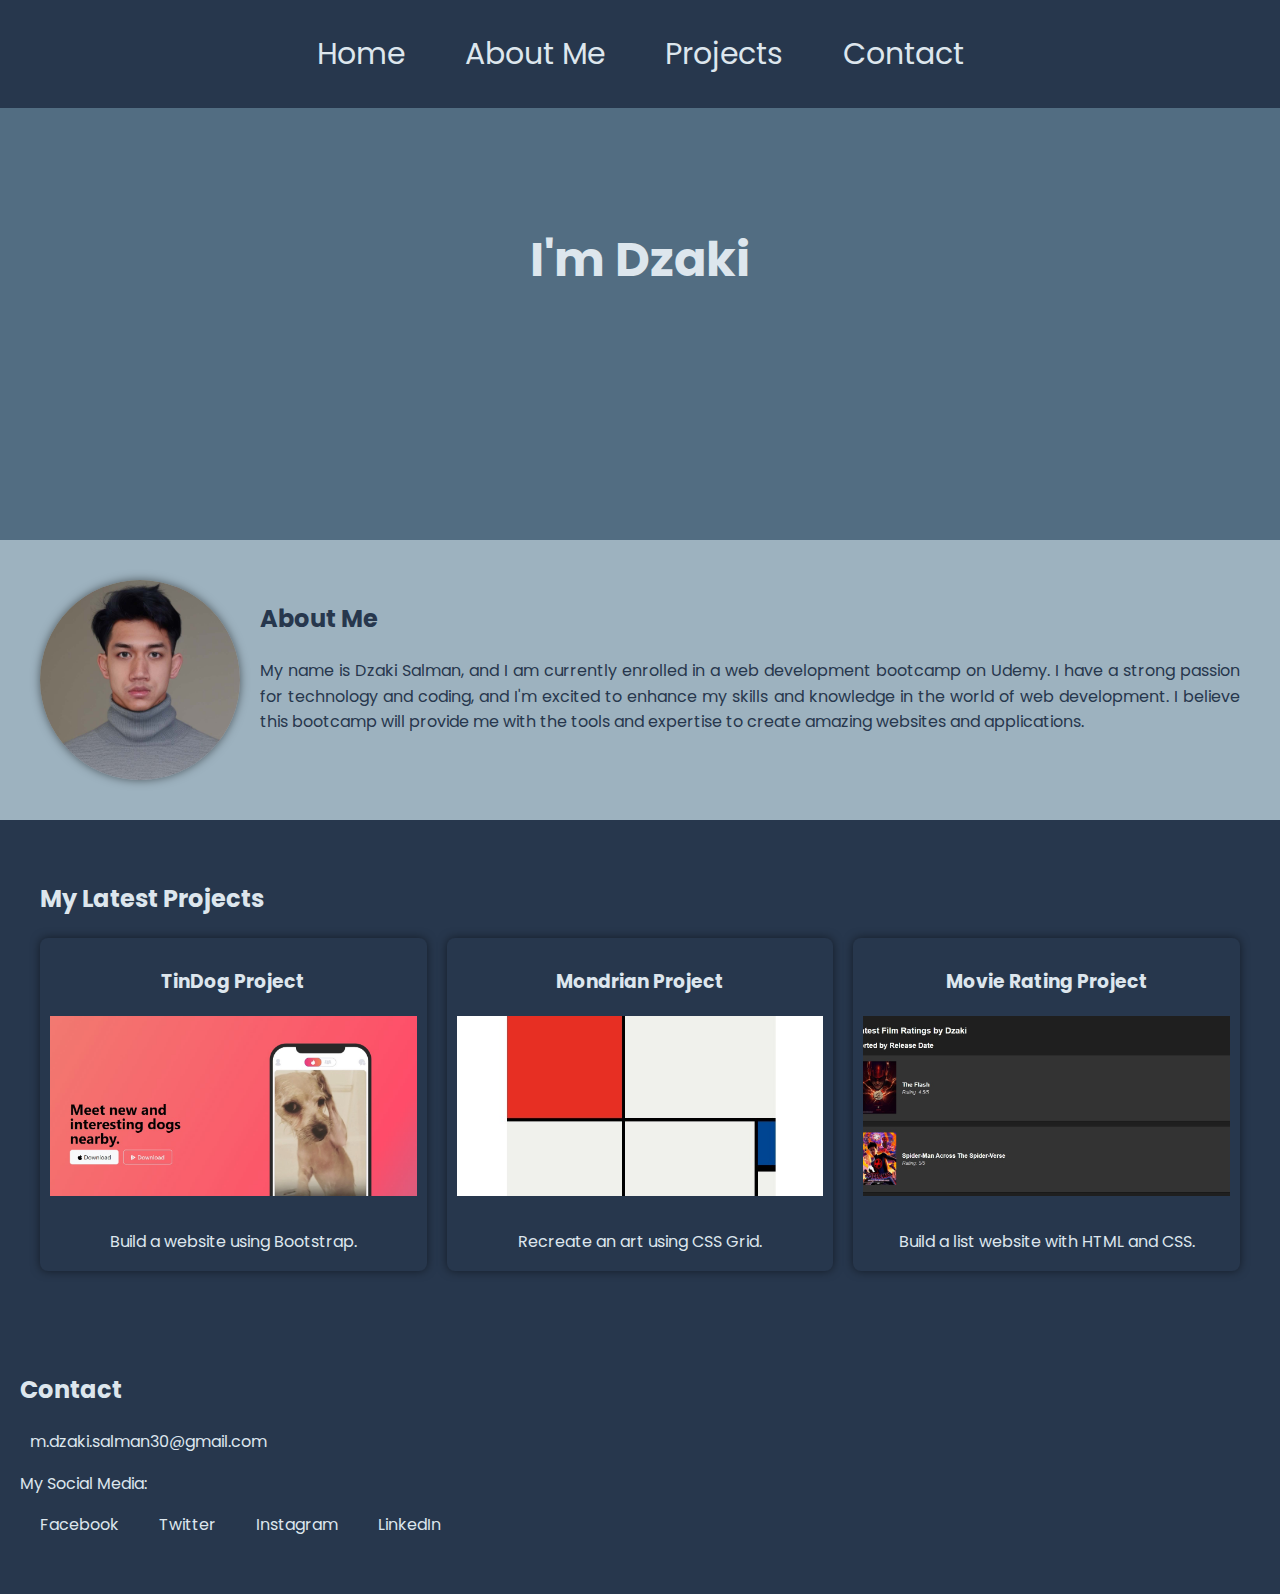
<file: index.html>
<!DOCTYPE html>
<html lang="en">
<head>
    <meta charset="UTF-8">
    <meta name="viewport" content="width=device-width, initial-scale=1.0">
    <title>Dzaki Salman</title>
    <link rel="stylesheet" href="style.css">
    <link rel="preconnect" href="https://fonts.googleapis.com">
    <link rel="preconnect" href="https://fonts.gstatic.com" crossorigin>
    <link href="https://fonts.googleapis.com/css2?family=Poppins:wght@500&display=swap" rel="stylesheet">
</head>
<body>

    <nav class="navbar">
        <ul>
            <li><a href="#home">Home</a></li>
            <li><a href="#about">About Me</a></li>
            <li><a href="#projects">Projects</a></li>
            <li><a href="#contact">Contact</a></li>
        </ul>
    </nav>
    
    <header id="home">
        <h1>I'm Dzaki</h1>
    </header>
    
    <section id="about">
        <div class="about-container">
            <div class="profile-picture">
                <img src="./images/profile.jpg" alt="Profile Picture">
            </div>
            <div class="about-content">
                <h2>About Me</h2>
                <p>My name is Dzaki Salman, and I am currently enrolled in a web development bootcamp on Udemy. I have a strong passion for technology and coding, and I'm excited to enhance my skills and knowledge in the world of web development. I believe this bootcamp will provide me with the tools and expertise to create amazing websites and applications.</p>
            </div>
        </div>
    </section>

    <section id="projects">
        <h2>My Latest Projects</h2>
        <div class="projects-container">
            <article>
                <a href="./11.3 TinDog Project/index.html">
                    <h3>TinDog Project</h3>
                    <img src="./images/tindog.jpg" alt="Proyek 1">
                </a>
                <p>Build a website using Bootstrap.</p>
            </article>
            <article>
                <a href="./10.3 Mondrian Project/index.html">
                    <h3>Mondrian Project</h3>
                    <img src="./images/mondrian.jpg" alt="Proyek 2">
                </a>
                <p>Recreate an art using CSS Grid.</p>
            </article>
            <article>
                <a href="./mov-rat/index.html">
                    <h3>Movie Rating Project</h3>
                    <img src="./images/movrat.jpg" alt="Proyek 2">
                </a>
                <p>Build a list website with HTML and CSS.</p>
            </article>
        </div>
    </section>

    <section id="contact">
        <h2>Contact</h2>
        <ul class="email">
            <li>m.dzaki.salman30@gmail.com</li>
        </ul>
        <p>My Social Media:</p>
        <ul class="socialmed">
            <li><a href="https://www.facebook.com/mdzsisme" target="_blank">Facebook</a></li>
            <li><a href="https://www.twitter.com/mdzsisme" target="_blank">Twitter</a></li>
            <li><a href="https://www.instagram.com/mdzsisme" target="_blank">Instagram</a></li>
            <li><a href="https://www.linkedin.com/in/muhammad-dzaki-salman-75164b248/" target="_blank">LinkedIn</a></li>
        </ul>
    </section>

</body>
</html>
</file>
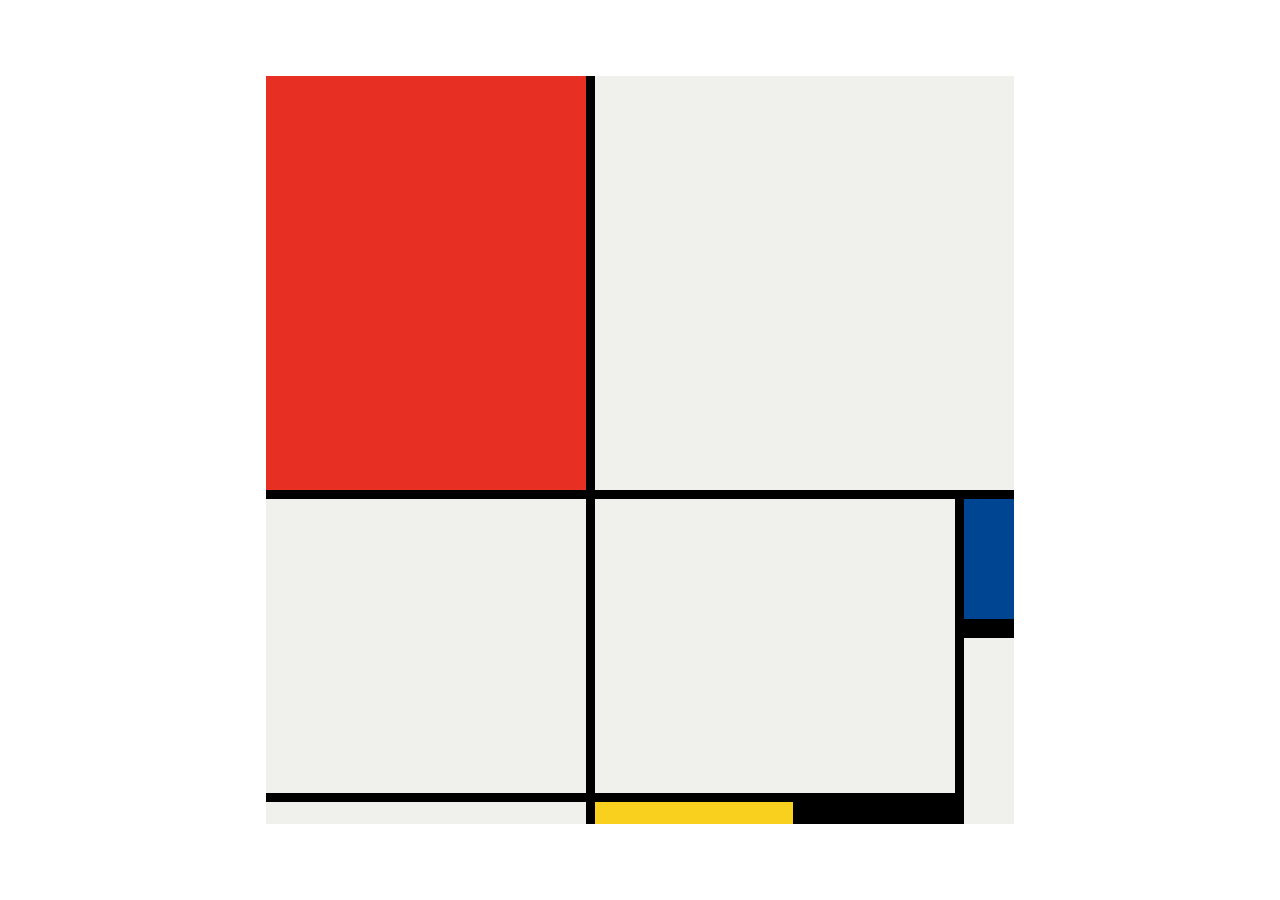
<file: 10.3 Mondrian Project/index.html>
<!DOCTYPE html>
<html lang="en">

<head>
  <meta charset="UTF-8">
  <meta name="viewport" content="width=device-width, initial-scale=1.0">
  <title>Mondrian Project</title>
  <style>
    /* 
    Write your CSS here 
    Gap Colour: #000
    White: #F0F1EC
    Red: #E72F24
    Black: #232629
    Blue: #004592
    Yellow: #F9D01E

    For dimensions, see dimensions.png image.
    HINT: Remember you can't change the properties of grid lines.
    But grid lines are transparent!
    */
    body{
      display: flex;
      justify-content: center;
      align-items: center;
      height: 100vh;
      margin: 0;
      padding: 0;
      border: 0;
    }
    .container{
      display: grid;
      height: 748px;
      width: 748px;
      background-color: #000;
      grid-template-columns: 320px 198px 153px 50px;
      grid-template-rows: 414px 130px 155px 22px;
      gap: 9px;
    }
    .item{
      background-color: #F0F1EC;
    }
    .red{
      background-color: #E72F24;
    }
    .white1{
      grid-column: span 3;
    }
    .white2{
      grid-row: span 2;
    }
    .white3{
      grid-area: 2/2/4/4;
    }
    .blue{
      background-color: #004592;
      border-bottom: 10px solid black;
    }
    .white4{
      grid-row: span 2;
    }
    .yellow{
      background-color: #F9D01E;
    }
    .black{
      background-color: black;
    }
  </style>
</head>

<body>
  <!-- Write your HTML here -->
  <div class="container">
    <div class="item red"></div>
    <div class="item white1"></div>
    <div class="item white2"></div>
    <div class="item white3"></div>
    <div class="item blue"></div>
    <div class="item white4"></div>
    <div class="item"></div>
    <div class="item yellow"></div>
    <div class="item black"></div>
  </div>
</body>

</html>
</file>
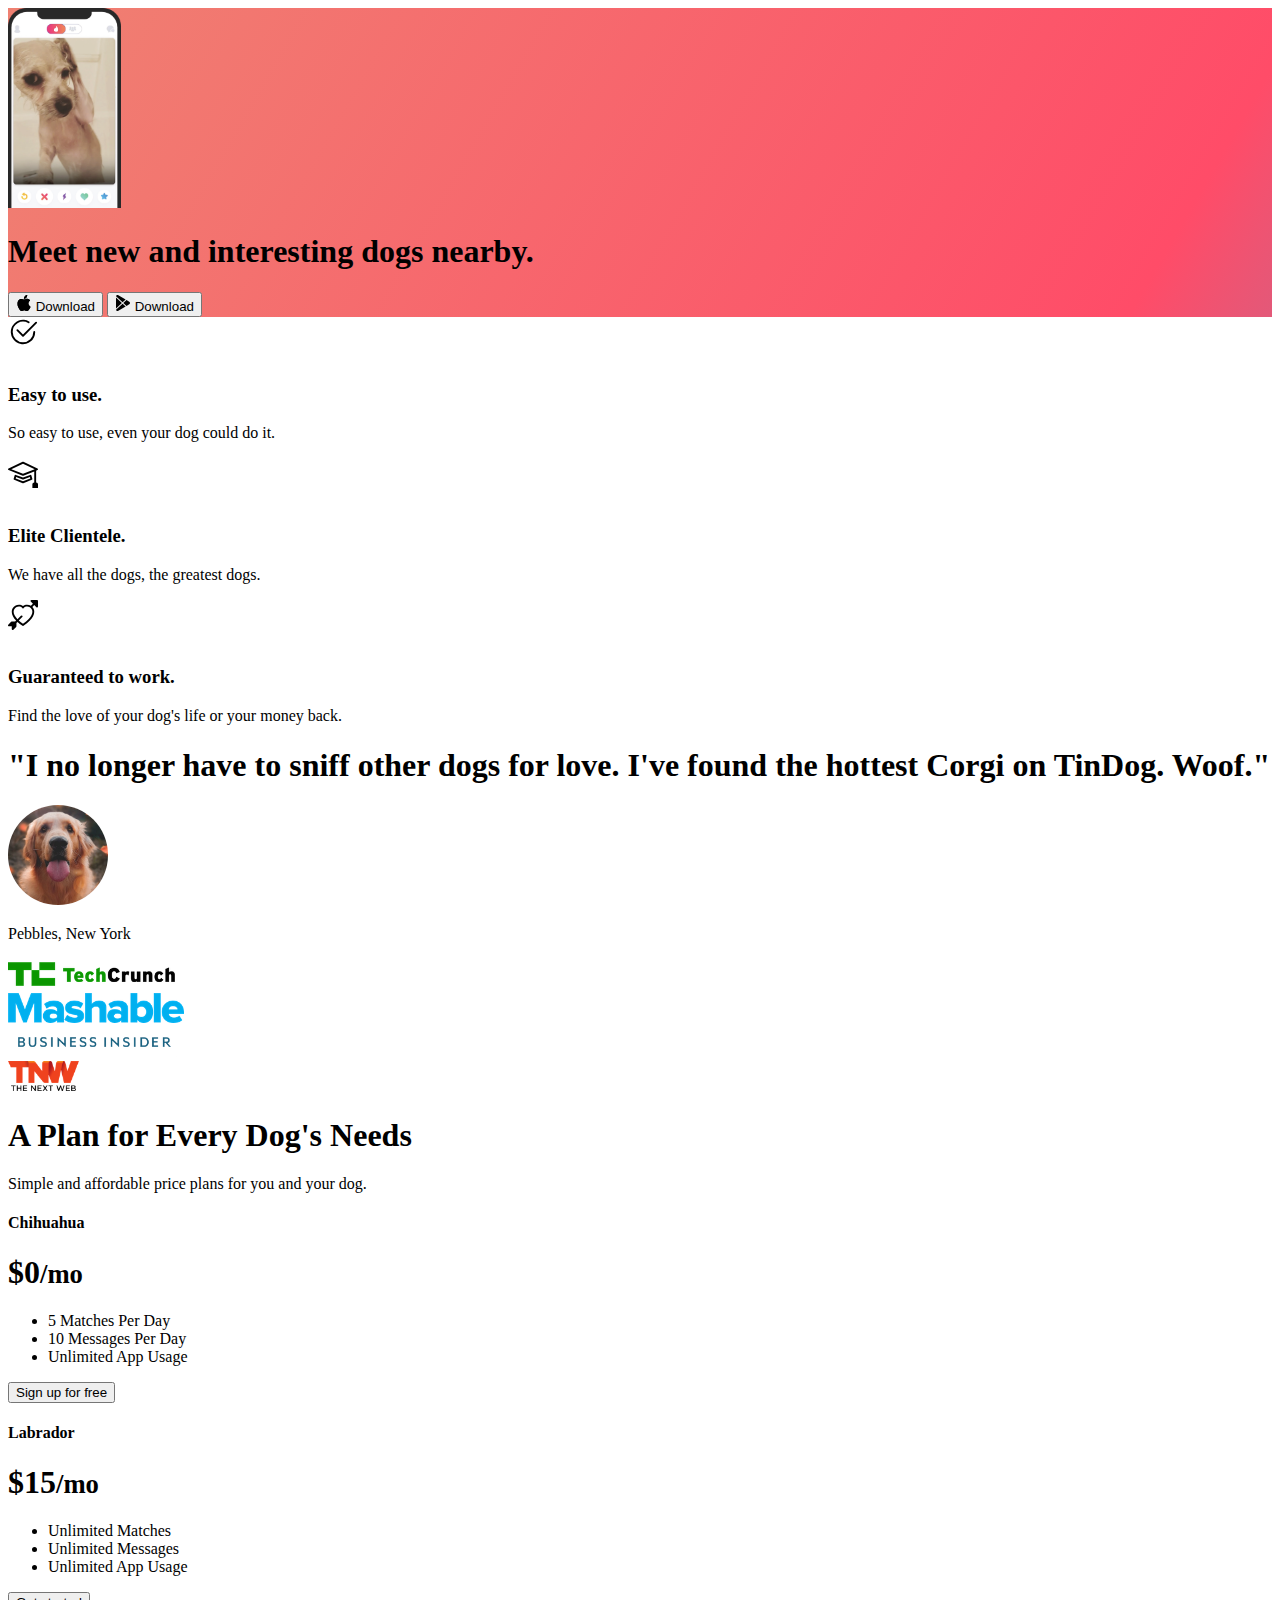
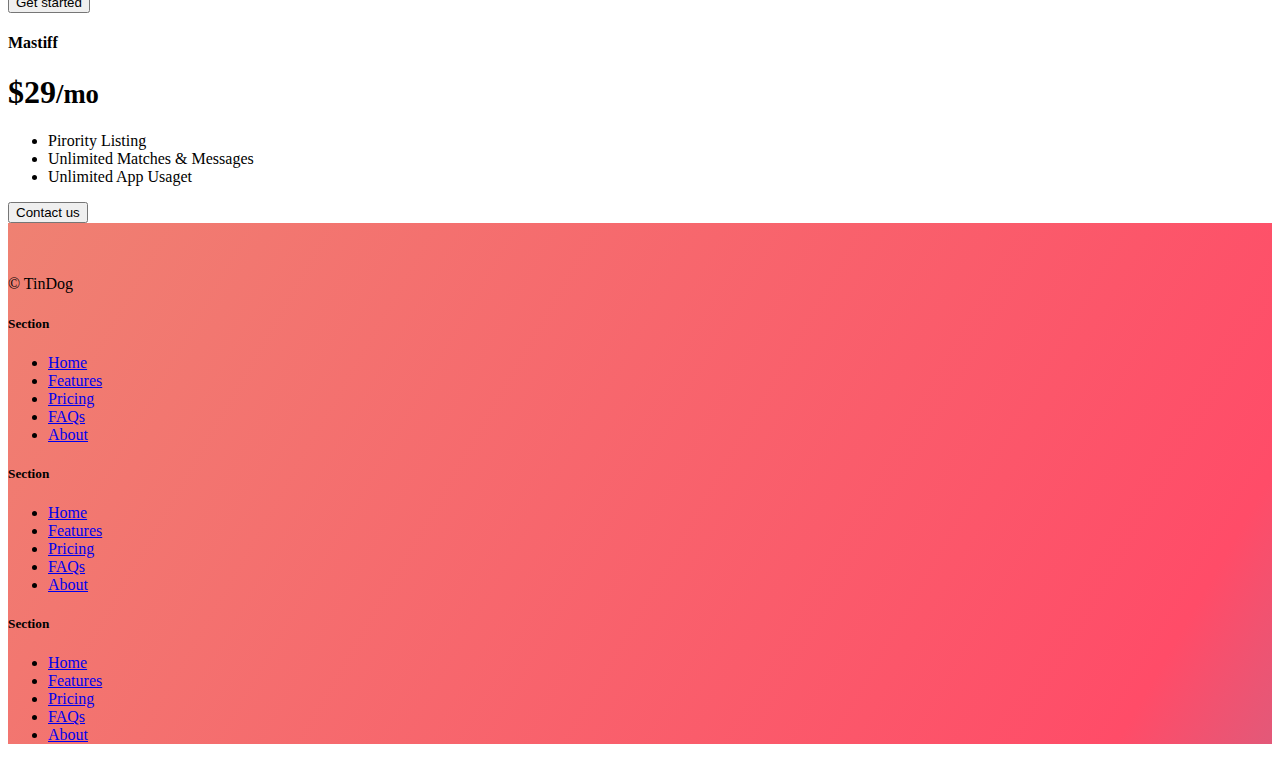
<file: 11.3 TinDog Project/index.html>
<!DOCTYPE html>
<html lang="en">

<head>
  <meta charset="UTF-8">
  <meta name="viewport" content="width=device-width, initial-scale=1.0">
  <title>TinDog</title>
  <link href="https://cdn.jsdelivr.net/npm/bootstrap@5.3.0/dist/css/bootstrap.min.css" rel="stylesheet" integrity="sha384-9ndCyUaIbzAi2FUVXJi0CjmCapSmO7SnpJef0486qhLnuZ2cdeRhO02iuK6FUUVM" crossorigin="anonymous">
  <link rel="stylesheet" href="./css/style.css"
</head>

<body>

  <!-- Title -->
  <section id="title" class="gradient-background">

    <div class="container col-xxl-8 px-4 pt-5">
      <div class="row flex-lg-row-reverse align-items-center g-5 pt-5">
        <div class="col-10 col-sm-8 col-lg-6">
          <img src="./images/iphone.png" class="d-block mx-lg-auto img-fluid" alt="Bootstrap Themes" height="200"
            loading="lazy">
        </div>
        <div class="col-lg-6">
          <h1 class="display-5 fw-bold text-body-emphasis lh-1 mb-3">Meet new and interesting dogs nearby.</h1>

          <div class="d-grid gap-2 d-md-flex justify-content-md-start">
            <button type="button" class="btn btn-light btn-lg px-4 me-md-2"><svg xmlns="http://www.w3.org/2000/svg"
                width="16" height="16" fill="currentColor" class="bi bi-apple mb-1" viewBox="0 0 16 16">
                <path
                  d="M11.182.008C11.148-.03 9.923.023 8.857 1.18c-1.066 1.156-.902 2.482-.878 2.516.024.034 1.52.087 2.475-1.258.955-1.345.762-2.391.728-2.43Zm3.314 11.733c-.048-.096-2.325-1.234-2.113-3.422.212-2.189 1.675-2.789 1.698-2.854.023-.065-.597-.79-1.254-1.157a3.692 3.692 0 0 0-1.563-.434c-.108-.003-.483-.095-1.254.116-.508.139-1.653.589-1.968.607-.316.018-1.256-.522-2.267-.665-.647-.125-1.333.131-1.824.328-.49.196-1.422.754-2.074 2.237-.652 1.482-.311 3.83-.067 4.56.244.729.625 1.924 1.273 2.796.576.984 1.34 1.667 1.659 1.899.319.232 1.219.386 1.843.067.502-.308 1.408-.485 1.766-.472.357.013 1.061.154 1.782.539.571.197 1.111.115 1.652-.105.541-.221 1.324-1.059 2.238-2.758.347-.79.505-1.217.473-1.282Z" />
                <path
                  d="M11.182.008C11.148-.03 9.923.023 8.857 1.18c-1.066 1.156-.902 2.482-.878 2.516.024.034 1.52.087 2.475-1.258.955-1.345.762-2.391.728-2.43Zm3.314 11.733c-.048-.096-2.325-1.234-2.113-3.422.212-2.189 1.675-2.789 1.698-2.854.023-.065-.597-.79-1.254-1.157a3.692 3.692 0 0 0-1.563-.434c-.108-.003-.483-.095-1.254.116-.508.139-1.653.589-1.968.607-.316.018-1.256-.522-2.267-.665-.647-.125-1.333.131-1.824.328-.49.196-1.422.754-2.074 2.237-.652 1.482-.311 3.83-.067 4.56.244.729.625 1.924 1.273 2.796.576.984 1.34 1.667 1.659 1.899.319.232 1.219.386 1.843.067.502-.308 1.408-.485 1.766-.472.357.013 1.061.154 1.782.539.571.197 1.111.115 1.652-.105.541-.221 1.324-1.059 2.238-2.758.347-.79.505-1.217.473-1.282Z" />
              </svg> Download</button>
            <button type="button" class="btn btn-outline-light btn-lg px-4"><svg xmlns="http://www.w3.org/2000/svg"
                width="16" height="16" fill="currentColor" class="bi bi-google-play mb-1" viewBox="0 0 16 16">
                <path
                  d="M14.222 9.374c1.037-.61 1.037-2.137 0-2.748L11.528 5.04 8.32 8l3.207 2.96 2.694-1.586Zm-3.595 2.116L7.583 8.68 1.03 14.73c.201 1.029 1.36 1.61 2.303 1.055l7.294-4.295ZM1 13.396V2.603L6.846 8 1 13.396ZM1.03 1.27l6.553 6.05 3.044-2.81L3.333.215C2.39-.341 1.231.24 1.03 1.27Z" />
              </svg> Download</button>
          </div>
        </div>
      </div>
    </div>
  </section>

  <!-- Features -->
  <section id="features">
    <div class="container px-4 py-5" id="hanging-icons">
      <div class="row g-4 py-5 row-cols-1 row-cols-lg-3">
        <div class="col d-flex align-items-start">
          <div class="icon-square text-body-emphasis bg-body-secondary d-inline-flex align-items-center justify-content-center fs-4 flex-shrink-0 me-3">
            <svg xmlns="http://www.w3.org/2000/svg" height="30" fill="currentColor" class="bi bi-check2-circle"
              viewBox="0 0 16 16">
<path
                d="M2.5 8a5.5 5.5 0 0 1 8.25-4.764.5.5 0 0 0 .5-.866A6.5 6.5 0 1 0 14.5 8a.5.5 0 0 0-1 0 5.5 5.5 0 1 1-11 0z" />
<path
                d="M15.354 3.354a.5.5 0 0 0-.708-.708L8 9.293 5.354 6.646a.5.5 0 1 0-.708.708l3 3a.5.5 0 0 0 .708 0l7-7z" />
</svg>
          </div>
          <div>
            <h3 class="fs-2 text-body-emphasis">Easy to use.</h3>
            <p>So easy to use, even your dog could do it.</p>
          </div>
        </div>
        <div class="col d-flex align-items-start">
          <div class="icon-square text-body-emphasis bg-body-secondary d-inline-flex align-items-center justify-content-center fs-4 flex-shrink-0 me-3">
            <svg xmlns="http://www.w3.org/2000/svg" height="30" fill="currentColor" class="bi bi-mortarboard" viewBox="0 0 16 16">
              <path d="M8.211 2.047a.5.5 0 0 0-.422 0l-7.5 3.5a.5.5 0 0 0 .025.917l7.5 3a.5.5 0 0 0 .372 0L14 7.14V13a1 1 0 0 0-1 1v2h3v-2a1 1 0 0 0-1-1V6.739l.686-.275a.5.5 0 0 0 .025-.917l-7.5-3.5ZM8 8.46 1.758 5.965 8 3.052l6.242 2.913L8 8.46Z"></path>
              <path d="M4.176 9.032a.5.5 0 0 0-.656.327l-.5 1.7a.5.5 0 0 0 .294.605l4.5 1.8a.5.5 0 0 0 .372 0l4.5-1.8a.5.5 0 0 0 .294-.605l-.5-1.7a.5.5 0 0 0-.656-.327L8 10.466 4.176 9.032Zm-.068 1.873.22-.748 3.496 1.311a.5.5 0 0 0 .352 0l3.496-1.311.22.748L8 12.46l-3.892-1.556Z"></path>
            </svg>
          </div>
          <div>
            <h3 class="fs-2 text-body-emphasis">Elite Clientele.</h3>
            <p>We have all the dogs, the greatest dogs.</p>            
          </div>
        </div>
        <div class="col d-flex align-items-start">
          <div class="icon-square text-body-emphasis bg-body-secondary d-inline-flex align-items-center justify-content-center fs-4 flex-shrink-0 me-3">
            <svg xmlns="http://www.w3.org/2000/svg" height="30" fill="currentColor" class="bi bi-arrow-through-heart"
              viewBox="0 0 16 16">
<path fill-rule="evenodd"
                d="M2.854 15.854A.5.5 0 0 1 2 15.5V14H.5a.5.5 0 0 1-.354-.854l1.5-1.5A.5.5 0 0 1 2 11.5h1.793l.53-.53c-.771-.802-1.328-1.58-1.704-2.32-.798-1.575-.775-2.996-.213-4.092C3.426 2.565 6.18 1.809 8 3.233c1.25-.98 2.944-.928 4.212-.152L13.292 2 12.147.854A.5.5 0 0 1 12.5 0h3a.5.5 0 0 1 .5.5v3a.5.5 0 0 1-.854.354L14 2.707l-1.006 1.006c.236.248.44.531.6.845.562 1.096.585 2.517-.213 4.092-.793 1.563-2.395 3.288-5.105 5.08L8 13.912l-.276-.182a21.86 21.86 0 0 1-2.685-2.062l-.539.54V14a.5.5 0 0 1-.146.354l-1.5 1.5Zm2.893-4.894A20.419 20.419 0 0 0 8 12.71c2.456-1.666 3.827-3.207 4.489-4.512.679-1.34.607-2.42.215-3.185-.817-1.595-3.087-2.054-4.346-.761L8 4.62l-.358-.368c-1.259-1.293-3.53-.834-4.346.761-.392.766-.464 1.845.215 3.185.323.636.815 1.33 1.519 2.065l1.866-1.867a.5.5 0 1 1 .708.708L5.747 10.96Z" />
</svg>
          </div>
          <div>
            <h3 class="fs-2 text-body-emphasis">Guaranteed to work.</h3>
            <p>Find the love of your dog's life or your money back.</p>            
          </div>
        </div>
      </div>
    </div>

  </section>
  <!-- Testimonial -->
  <section id="testimonial">
    <div class="my-5">
      <div class="p-5 text-center bg-body-tertiary">
        <div class="container py-5">
          <h1 class="text-body-emphasis">"I no longer have to sniff other dogs for love. I've found the hottest Corgi on TinDog. Woof."</h1>
          <img class="profile-img mt-4 my-3" src="./images/dog-img.jpg" alt="dog image">
          <p class="col-lg-8 mx-auto lead">
            Pebbles, New York
          </p>
          <div class="container">
            <div class="row">
              <div class="col-lg-3 col-sm-12">
                <img src="./images/techcrunch.png" alt="techcrunch" height="30">
              </div>
              <div class="col-lg-3 col-sm-12">
                <img src="./images/mashable.png" alt="mashable" height="30">
              </div>
              <div class="col-lg-3 col-sm-12">
                <img src="./images/bizinsider.png" alt="bizinsider" height="30">
              </div>
              <div class="col-lg-3 col-sm-12">
                <img src="./images/tnw.png" alt="tnw" height="30">
              </div>
            </div>
          </div>
        </div>
      </div>
    </div>

  </section>
  <!-- Pricing -->
  <section id="pricing">
    <div class="pricing-header p-3 pb-md-4 mx-auto text-center">
      <h1 class="display-4 fw-normal text-body-emphasis">A Plan for Every Dog's Needs</h1>
      <p class="fs-5 text-body-secondary">Simple and affordable price plans for you and your dog.</p>
    </div>
    <div class="row row-cols-1 row-cols-md-3 mb-3 text-center">
      <div class="col">
        <div class="card mb-4 rounded-3 shadow-sm">
          <div class="card-header py-3">
            <h4 class="my-0 fw-normal">Chihuahua</h4>
          </div>
          <div class="card-body">
            <h1 class="card-title pricing-card-title">$0<small class="text-body-secondary fw-light">/mo</small></h1>
            <ul class="list-unstyled mt-3 mb-4">
              <li>5 Matches Per Day</li>
              <li>10 Messages Per Day</li>
              <li>Unlimited App Usage</li>
            </ul>
            <button type="button" class="w-100 btn btn-lg btn-outline-dark">Sign up for free</button>
          </div>
        </div>
      </div>
      <div class="col">
        <div class="card mb-4 rounded-3 shadow-sm">
          <div class="card-header py-3">
            <h4 class="my-0 fw-normal">Labrador</h4>
          </div>
          <div class="card-body">
            <h1 class="card-title pricing-card-title">$15<small class="text-body-secondary fw-light">/mo</small></h1>
            <ul class="list-unstyled mt-3 mb-4">
              <li>Unlimited Matches</li>
              <li>Unlimited Messages</li>
              <li>Unlimited App Usage</li>
            </ul>
            <button type="button" class="w-100 btn btn-lg btn-dark">Get started</button>
          </div>
        </div>
      </div>
      <div class="col">
        <div class="card mb-4 rounded-3 shadow-sm border-primary">
          <div class="card-header py-3 text-bg-dark border-dark">
            <h4 class="my-0 fw-dark">Mastiff</h4>
          </div>
          <div class="card-body">
            <h1 class="card-title pricing-card-title">$29<small class="text-body-secondary fw-light">/mo</small></h1>
            <ul class="list-unstyled mt-3 mb-4">
              <li>Pirority Listing</li>
              <li>Unlimited Matches & Messages</li>
              <li>Unlimited App Usaget</li>
            </ul>
            <button type="button" class="w-100 btn btn-lg btn-dark">Contact us</button>
          </div>
        </div>
      </div>
    </div>
  </section>
  <!-- Footer -->
  <section id="footer" class="gradient-background ">
    <div class="container">
      <footer class="row row-cols-1 row-cols-sm-2 row-cols-md-5 py-5 my-5 border-top">
        <div class="col mb-3">
          <a href="/" class="d-flex align-items-center mb-3 link-body-emphasis text-decoration-none">
            <svg class="bi me-2" width="40" height="32"><use xlink:href="#bootstrap"></use></svg>
          </a>
          <p class="text-body-secondary">© TinDog</p>
        </div>
    
        <div class="col mb-3">
    
        </div>
    
        <div class="col mb-3">
          <h5>Section</h5>
          <ul class="nav flex-column">
            <li class="nav-item mb-2"><a href="#" class="nav-link p-0 text-body-secondary">Home</a></li>
            <li class="nav-item mb-2"><a href="#" class="nav-link p-0 text-body-secondary">Features</a></li>
            <li class="nav-item mb-2"><a href="#" class="nav-link p-0 text-body-secondary">Pricing</a></li>
            <li class="nav-item mb-2"><a href="#" class="nav-link p-0 text-body-secondary">FAQs</a></li>
            <li class="nav-item mb-2"><a href="#" class="nav-link p-0 text-body-secondary">About</a></li>
          </ul>
        </div>
    
        <div class="col mb-3">
          <h5>Section</h5>
          <ul class="nav flex-column">
            <li class="nav-item mb-2"><a href="#" class="nav-link p-0 text-body-secondary">Home</a></li>
            <li class="nav-item mb-2"><a href="#" class="nav-link p-0 text-body-secondary">Features</a></li>
            <li class="nav-item mb-2"><a href="#" class="nav-link p-0 text-body-secondary">Pricing</a></li>
            <li class="nav-item mb-2"><a href="#" class="nav-link p-0 text-body-secondary">FAQs</a></li>
            <li class="nav-item mb-2"><a href="#" class="nav-link p-0 text-body-secondary">About</a></li>
          </ul>
        </div>
    
        <div class="col mb-3">
          <h5>Section</h5>
          <ul class="nav flex-column">
            <li class="nav-item mb-2"><a href="#" class="nav-link p-0 text-body-secondary">Home</a></li>
            <li class="nav-item mb-2"><a href="#" class="nav-link p-0 text-body-secondary">Features</a></li>
            <li class="nav-item mb-2"><a href="#" class="nav-link p-0 text-body-secondary">Pricing</a></li>
            <li class="nav-item mb-2"><a href="#" class="nav-link p-0 text-body-secondary">FAQs</a></li>
            <li class="nav-item mb-2"><a href="#" class="nav-link p-0 text-body-secondary">About</a></li>
          </ul>
        </div>
      </footer>
    </div>
  </section>
</body>

</html>
</file>
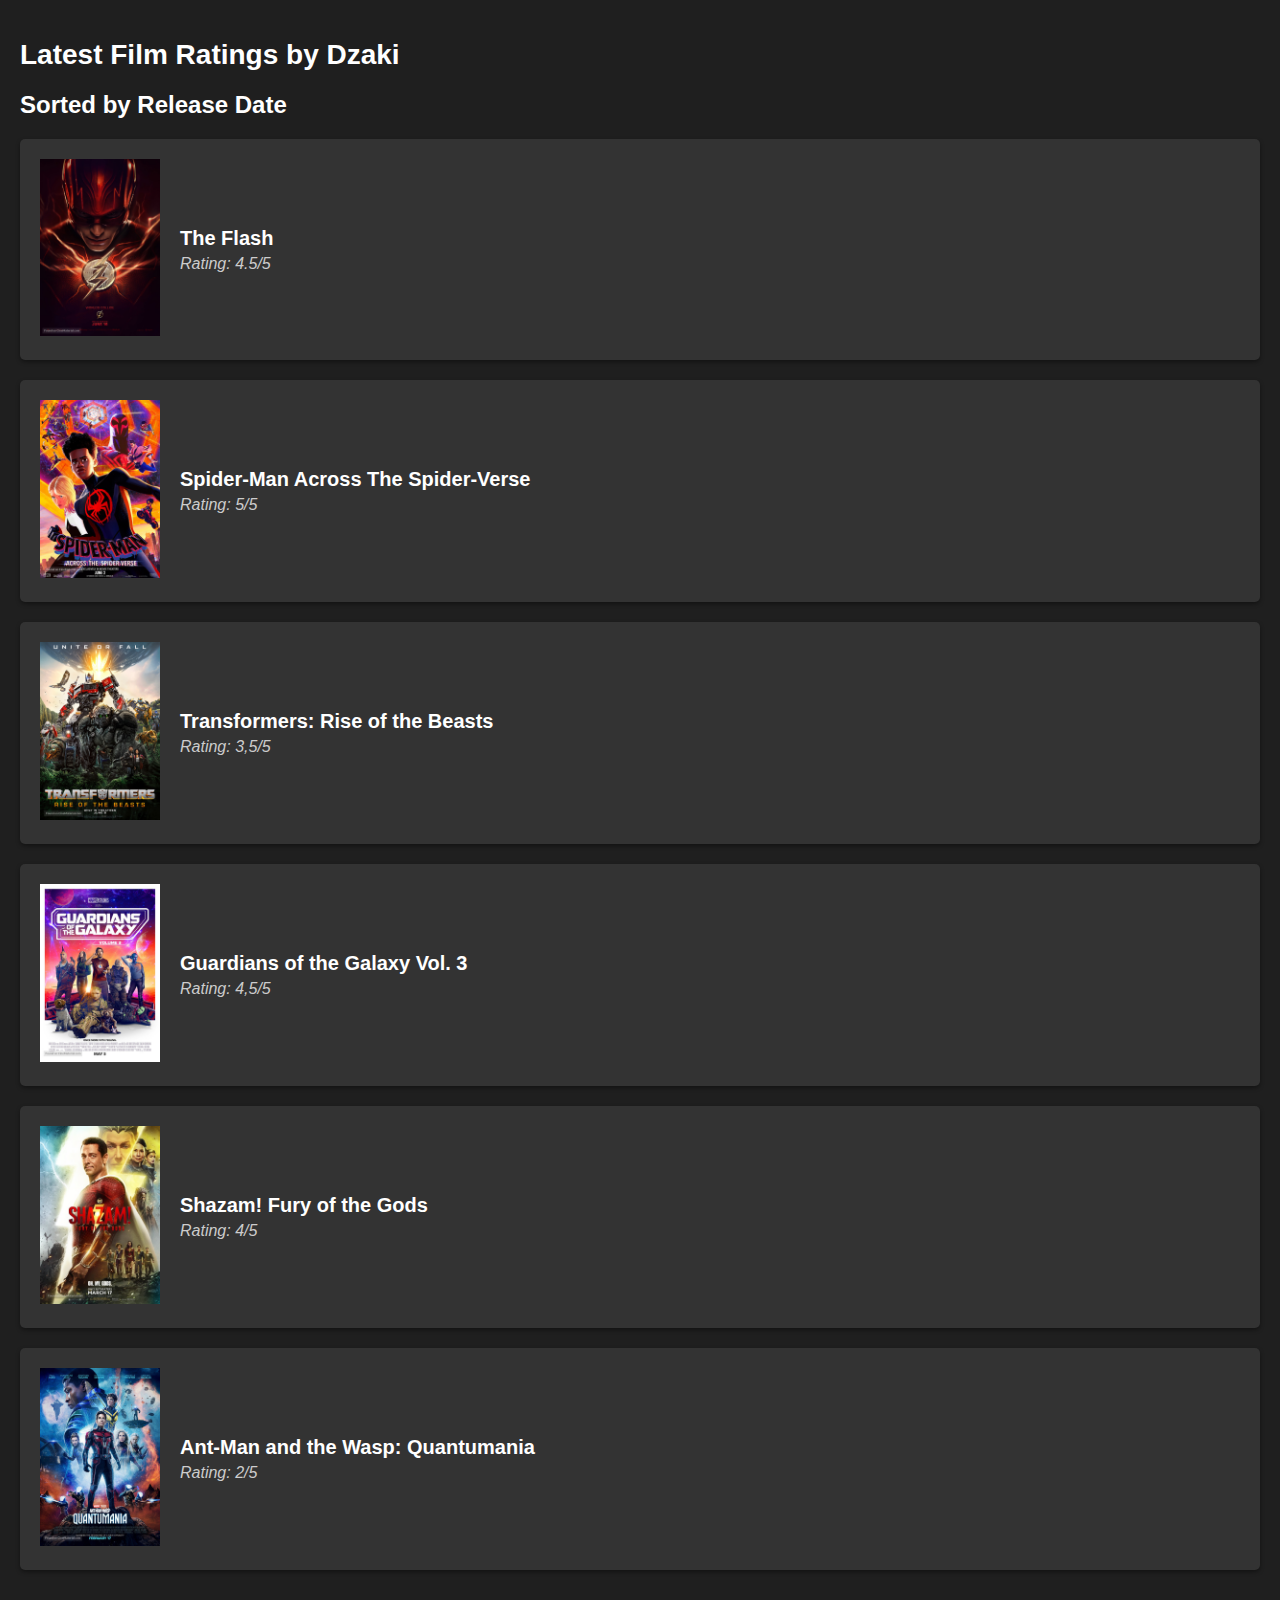
<file: mov-rat/index.html>
<!DOCTYPE html>
<html>
<head>
    <title>Latest Film Ratings by Dzaki</title>
    <link rel="stylesheet" href="style.css">
</head>
<body>
    <h1>Latest Film Ratings by Dzaki</h1>
    <h2>Sorted by Release Date</h2>
    <ul>
        <li>
            <div class="movie-poster">
                <img src="./assets/the-flash-movie-poster.jpg" alt="Flash Poster">
            </div>
            <div class="movie-info">
                <div class="movie-title">The Flash</div>
                <div class="movie-rating">Rating: 4.5/5</div>
            </div>
        </li>
        <li>
            <div class="movie-poster">
                <img src="./assets/spider-man-across-the-spider-verse-movie-poster.jpg" alt="Spider Poster">
            </div>
            <div class="movie-info">
                <div class="movie-title">Spider-Man Across The Spider-Verse</div>
                <div class="movie-rating">Rating: 5/5</div>
            </div>
        </li>
        <li>
            <div class="movie-poster">
                <img src="./assets/transformers-rise-of-the-beasts-movie-poster.jpg" alt="Spider Poster">
            </div>
            <div class="movie-info">
                <div class="movie-title">Transformers: Rise of the Beasts</div>
                <div class="movie-rating">Rating: 3,5/5</div>
            </div>
        </li>
        <li>
            <div class="movie-poster">
                <img src="./assets/guardians-of-the-galaxy-vol-3-movie-poster.jpg" alt="Spider Poster">
            </div>
            <div class="movie-info">
                <div class="movie-title">Guardians of the Galaxy Vol. 3</div>
                <div class="movie-rating">Rating: 4,5/5</div>
            </div>
        </li>
        <li>
            <div class="movie-poster">
                <img src="./assets/shazam-fury-of-the-gods-movie-poster.jpg" alt="Spider Poster">
            </div>
            <div class="movie-info">
                <div class="movie-title">Shazam! Fury of the Gods</div>
                <div class="movie-rating">Rating: 4/5</div>
            </div>
        </li>
        <li>
            <div class="movie-poster">
                <img src="./assets/ant-man-and-the-wasp-quantumania-movie-poster.jpg" alt="Spider Poster">
            </div>
            <div class="movie-info">
                <div class="movie-title">Ant-Man and the Wasp: Quantumania</div>
                <div class="movie-rating">Rating: 2/5</div>
            </div>
        </li>
        <!-- Tambahkan poster, judul, dan rating untuk film lainnya -->
    </ul>
</body>
</html>
</file>
<file: style.css>
body {
    font-family: 'Poppins', sans-serif;
    line-height: 1.6;
    margin: 0;
    padding: 0;
    background-color: #27374D;
    color: #DDE6ED;
}

body > nav > ul{
    font-size: 30px;
}
.navbar {
    background-color: #27374D;
    position: fixed;
    top: 0;
    width: 100%;
    z-index: 1000;
}

.navbar ul {
    list-style: none;
    padding: 0;
    display: flex;
    justify-content: center;
}

.navbar li {
    margin: 0 20px;
}

.navbar a {
    color: #DDE6ED;
    text-decoration: none;
    padding: 5px 10px;
    border-radius: 5px;
    transition: background-color 0.3s ease, color 0.3s ease;
}

.navbar a:hover {
    background-color: #DDE6ED;
    color: #526D82;
}

#home {
    height: 40vh;
    text-align: center;
    padding: 90px;
    background-color: #526D82;
    color: #DDE6ED;
    margin: 0;
}

header h1 {
    margin: 0;
    font-size: 3rem;
    padding-top: 12%;
}

#about {
    background-color: #9DB2BF;
    color: #27374D;
    padding: 40px;
    text-align: justify;
}

.about-container {
    display: flex;
    align-items: flex-start;
}

.profile-picture {
    width: 200px;
    height: 200px;
    margin-right: 20px;
    border-radius: 50%;
    overflow: hidden;
    box-shadow: 0 0 10px rgba(0, 0, 0, 0.5);
}

.profile-picture img {
    width: 100%;
    height: 100%;
    margin: 0;
    object-fit: cover;
}

.about-content {
    flex: 1;
}

#projects {
    padding: 40px;
    background-color: #27374D;
    color: #DDE6ED;
}

.projects-container {
    display: grid;
    grid-template-columns: repeat(3, 1fr);
    gap: 20px;
}

.projects-container article {
    text-align: center;
    box-shadow: 0 0 10px rgba(0, 0, 0, 0.5);
    border-radius: 8px;
    overflow: hidden;
    transition: transform 0.3s ease;
}

.projects-container article:hover {
    transform: scale(1.05);
}

.projects-container img {
    width: 100%;
    height: 180px;
    object-fit: cover;
}

.projects-container a {
    color: #DDE6ED;
    text-decoration: none;
    display: block;
    padding: 10px;
}

.projects-container a:hover {
    text-decoration: underline;
}

#contact {
    padding: 40px 20px;
    background-color: #27374D;
    color: #DDE6ED;
}

#contact ul {
    list-style: none;
    padding: 0;
    display: flex;

}

#contact ul li {
    margin: 0 10px;
}

#contact ul li a {
    color: #DDE6ED;
    text-decoration: none;
    padding: 5px 10px;
    border-radius: 5px;
    transition: background-color 0.3s ease, color 0.3s ease;
}

#contact ul li a:hover {
    background-color: #DDE6ED;
    color: #526D82;
    text-align: center;
}
@media (max-width: 768px) {
    body > nav > ul{
        font-size: 15px;
    }
    #home {
        height: 14vh;
        padding: 90px;
    }
    #about > div{
        align-items: center;
    }
}

@media (max-width: 480px) {
    body > nav > ul{
        font-size: 13px;
    }
    
    #home {
        height: 10vh;
        padding: 90px;
    }
    .about-container {
        flex-direction: column;
        align-items: center;
    }
}
</file>
<file: 11.3 TinDog Project/css/style.css>
.gradient-background {
  background: linear-gradient(300deg, #00bfff, #ff4c68, #ef8172);
  background-size: 180% 180%;
  animation: gradient-animation 18s ease infinite;
}

@keyframes gradient-animation {
  0% {
    background-position: 0% 50%;
  }
  50% {
    background-position: 100% 50%;
  }
  100% {
    background-position: 0% 50%;
  }
}

.icon-square {
  width: 3rem;
  height: 3rem;
  border-radius: 0.75rem;
}

.profile-img {
  height: 100px;
  border-radius: 50%;
}
</file>
<file: mov-rat/style.css>
body {
    font-family: Arial, sans-serif;
    background-color: #1f1f1f;
    color: #fff;
    margin: 0;
    padding: 20px;
}

h1 {
    color: #fff;
    font-size: 28px;
    margin-bottom: 20px;
}

ul {
    list-style-type: none;
    padding: 0;
}

li {
    display: flex;
    align-items: center;
    margin-bottom: 20px;
    background-color: #333;
    border-radius: 5px;
    padding: 20px;
    box-shadow: 0 2px 4px rgba(0, 0, 0, 0.4);
}

.movie-poster img {
    width: 120px;
    height: auto;
    margin-right: 20px;
}

.movie-title {
    font-weight: bold;
    font-size: 20px;
    color: #fff;
}

.movie-rating {
    margin-top: 5px;
    font-style: italic;
    color: #ccc;
}
</file>
